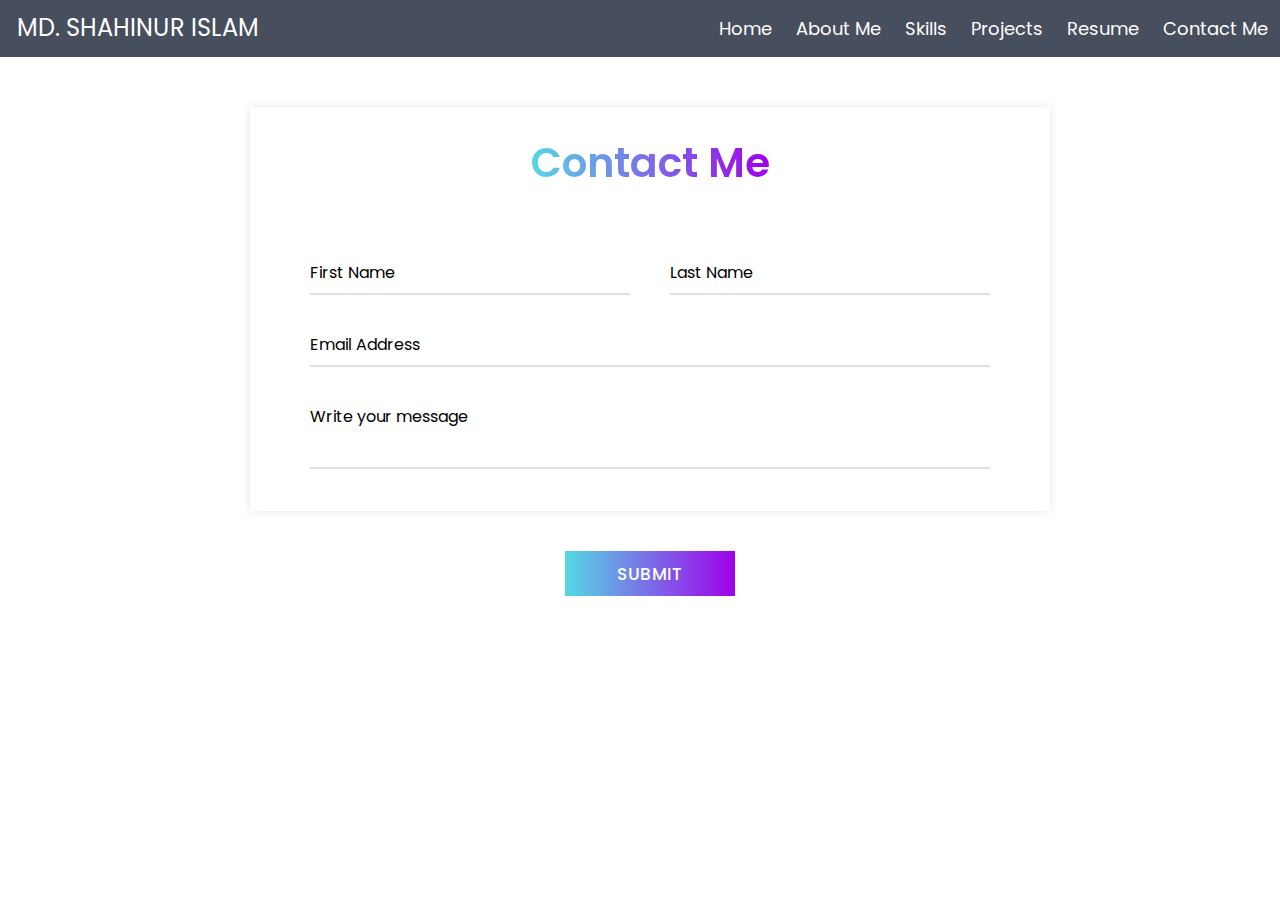
<file: contact_me.html>
<!DOCTYPE html>
<html lang="en">

<head>
    <meta charset="UTF-8">
    <meta name="viewport" content="width=device-width, initial-scale=1.0">
    <title>Contact Me</title>
    <link rel="stylesheet" href="/css/contact_me.css">
</head>

<body>
    <div id="header"></div>

    <div class="contact_me">
        <div class="container">
            <div class="text">
                Contact Me
            </div>
            <form id="form" action="#">
                <div class="form-row">
                    <div class="input-data">
                        <input type="text" name="first_name" required>
                        <div class="underline"></div>
                        <label for="">First Name</label>
                    </div>
                    <div class="input-data">
                        <input type="text" name="last_name" required>
                        <div class="underline"></div>
                        <label for="">Last Name</label>
                    </div>
                </div>
                <div class="form-row">
                    <div class="input-data">
                        <input type="text" name="email" required>
                        <div class="underline"></div>
                        <label for="">Email Address</label>
                    </div>
                    <!-- <div class="input-data">
                     <input type="text" required>
                     <div class="underline"></div>
                     <label for="">Website Name</label>
                  </div> -->
                </div>
                <div class="form-row">
                    <div class="input-data textarea">
                        <textarea rows="8" cols="80" name="message" required></textarea>
                        <br />
                        <div class="underline"></div>
                        <label for="">Write your message</label>
                        <br />
                        <div class="form-row submit-btn">
                            <div class="input-data">
                                <div class="inner"></div>
                                <input type="submit" value="submit">
                            </div>
                        </div>
                    </div>
                </div>
            </form>
        </div>
    </div>
    <script src="/js/form.js"></script>
    <script src="/js/header_fetch.js"></script>
</body>

</html>
</file>
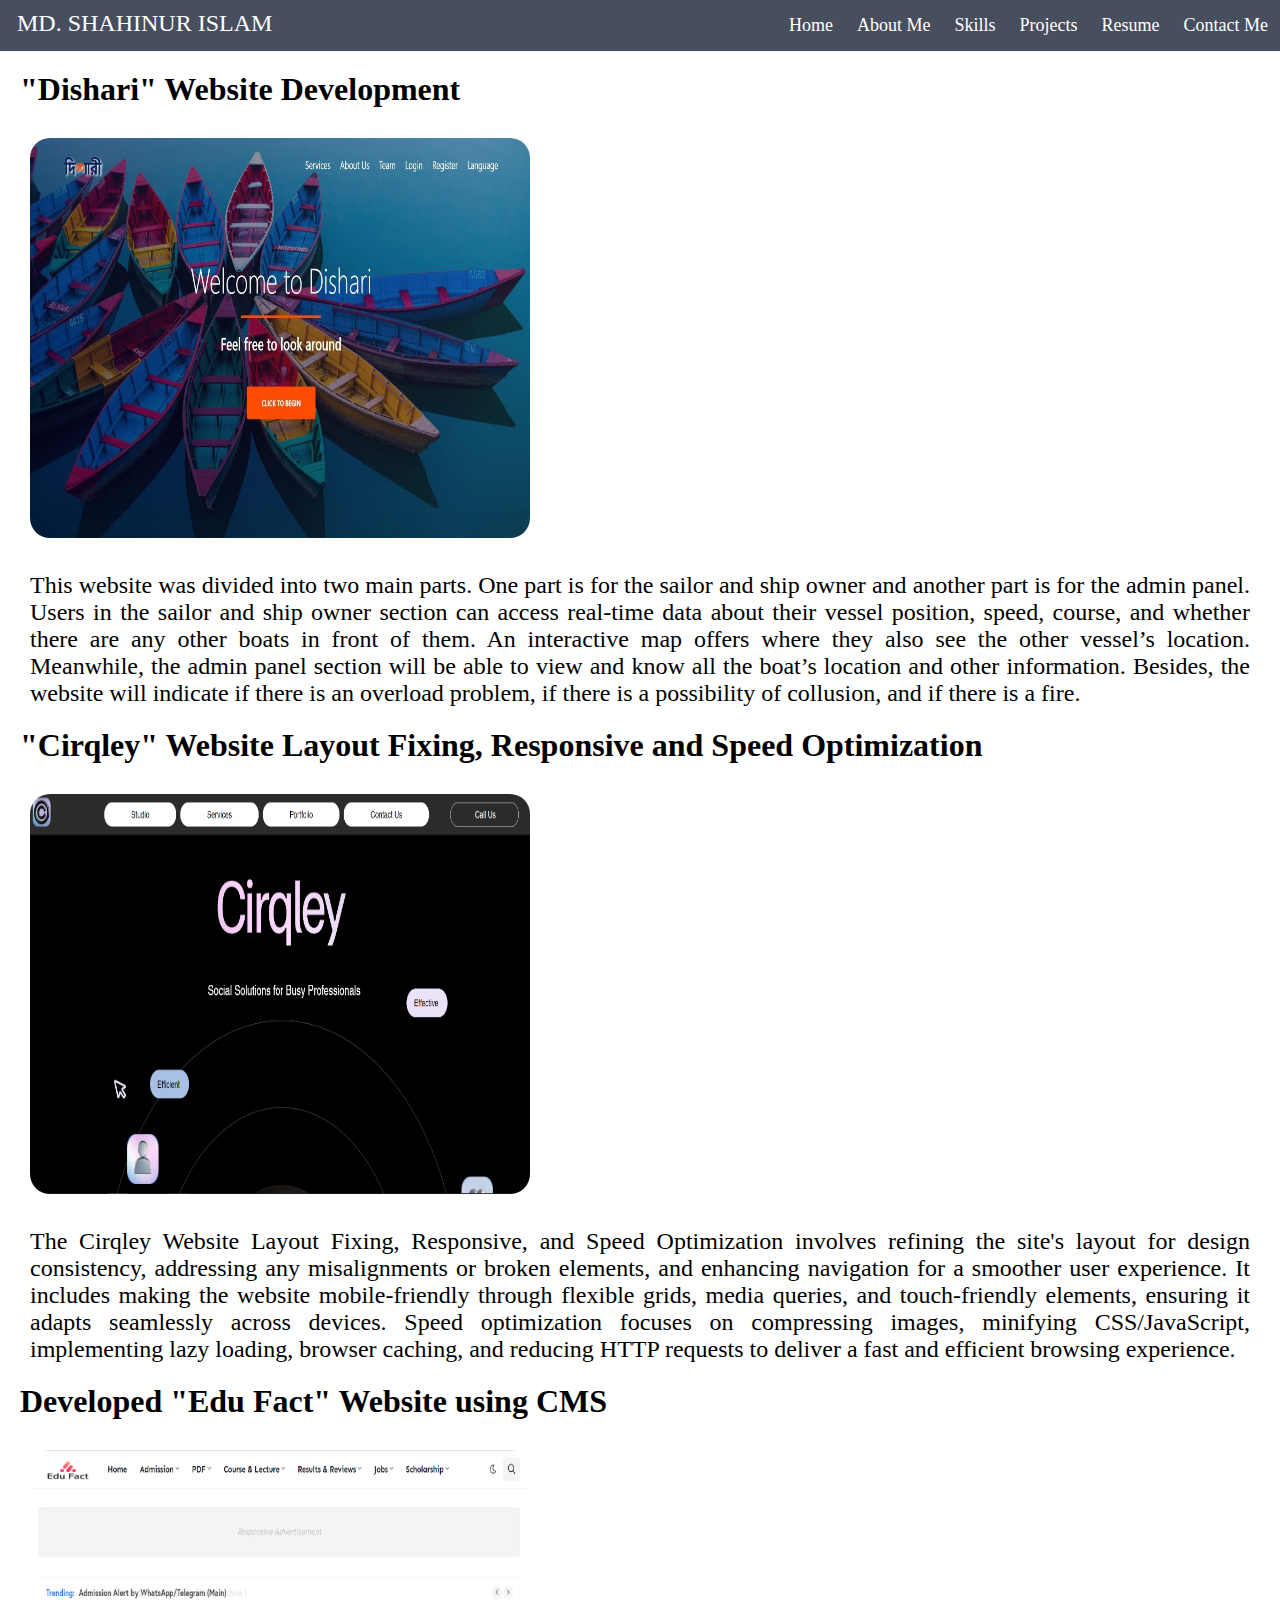
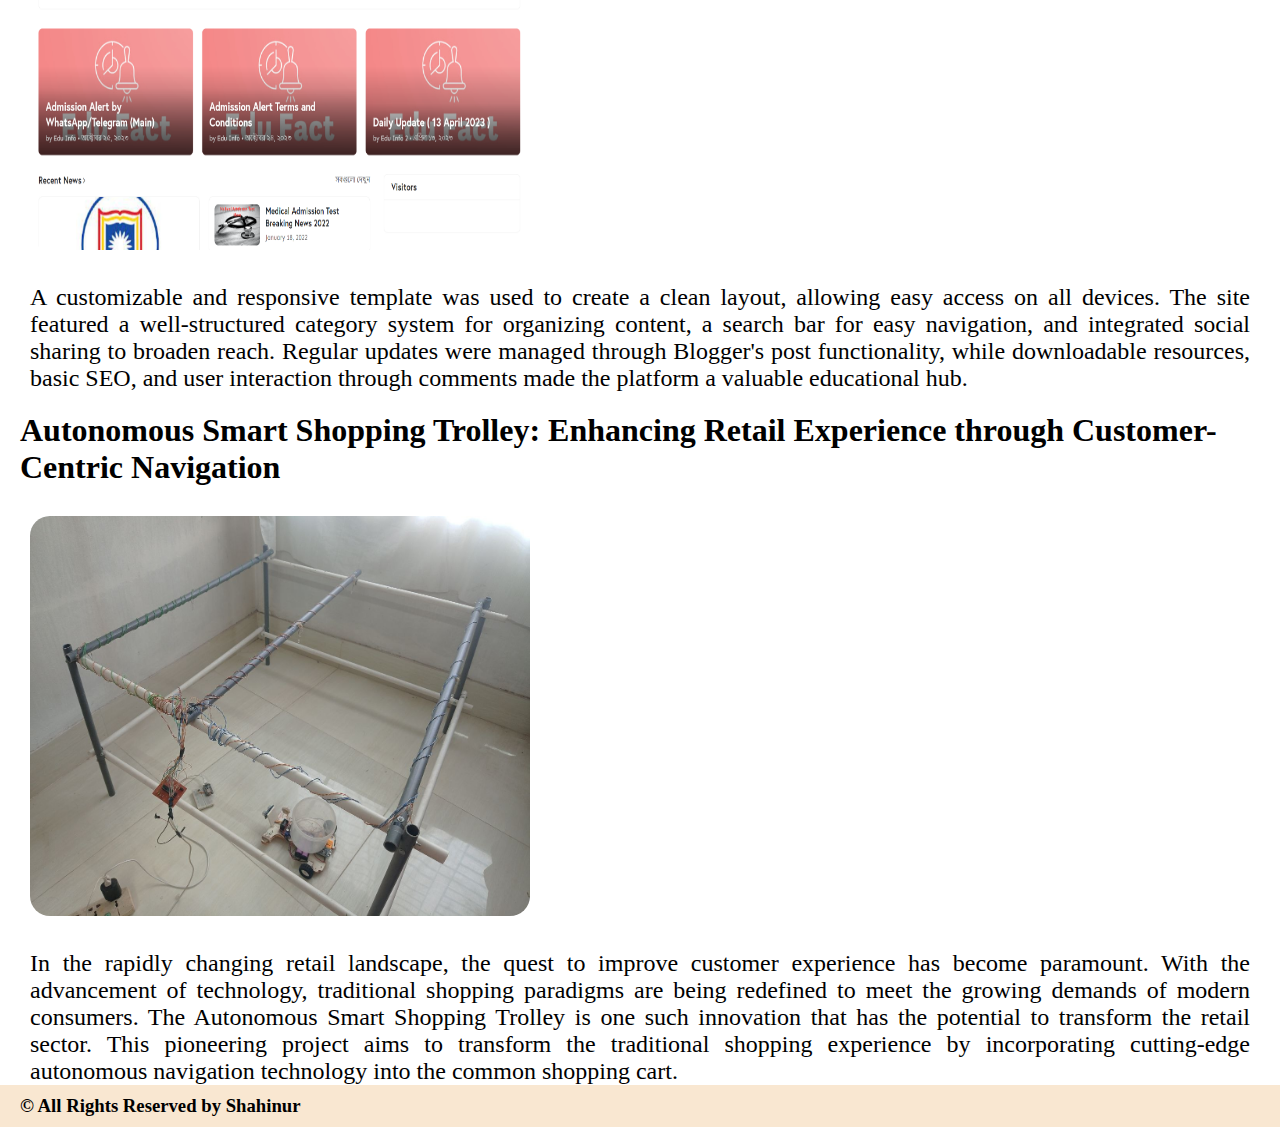
<file: projects.html>
<!DOCTYPE html>
<html lang="en">
<head>
    <meta charset="UTF-8">
    <meta name="viewport" content="width=device-width, initial-scale=1.0">
    <title>Projects</title>
    <link rel="stylesheet" href="/css/projects.css">
</head>
<body>
    <div id="header"></div>
    
    <div class="projects">
        <div class="project_container">
            <div class="pr_title">
                <h1>"Dishari" Website Development</h1>
            </div>
            <div class="pr_photo"><img src="img/dishari.jpg" alt=""></div>
            <div class="pr_details">
                This website was divided into two main parts. One part
                  is for the sailor and ship owner and another part is for the admin panel. Users in the sailor and ship
                  owner section can access real-time data about their vessel position, speed, course,
                  and whether there are any other boats in front of them. An
                  interactive map offers where they also see the other vessel’s
                  location. Meanwhile, the admin panel section will be able to
                  view and know all the boat’s location and other information.
                  Besides, the website will indicate if there is an overload
                  problem, if there is a possibility of collusion, and if there
                  is a fire.
            </div>
        </div>
    
        <div class="project_container">
            <div class="pr_title">
                <h1>"Cirqley" Website Layout Fixing, Responsive and Speed Optimization</h1>
            </div>
            <div class="pr_photo"><img src="img/cirqley.png" alt=""></div>
            <div class="pr_details">
                The Cirqley Website Layout Fixing, Responsive, and Speed Optimization involves refining the site's layout for design consistency, addressing any misalignments or broken elements, and enhancing navigation for a smoother user experience. It includes making the website mobile-friendly through flexible grids, media queries, and touch-friendly elements, ensuring it adapts seamlessly across devices. Speed optimization focuses on compressing images, minifying CSS/JavaScript, implementing lazy loading, browser caching, and reducing HTTP requests to deliver a fast and efficient browsing experience.
            </div>
        </div>
    
        <div class="project_container">
            <div class="pr_title">
                <h1>Developed "Edu Fact" Website using CMS</h1>
            </div>
            <div class="pr_photo"><img src="img/edu fact.png" alt=""></div>
            <div class="pr_details">
                A customizable and responsive template was used to create a clean layout, allowing easy access on all devices. The site featured a well-structured category system for organizing content, a search bar for easy navigation, and integrated social sharing to broaden reach. Regular updates were managed through Blogger's post functionality, while downloadable resources, basic SEO, and user interaction through comments made the platform a valuable educational hub.
            </div>
        </div>
    
        <div class="project_container">
            <div class="pr_title">
                <h1>Autonomous Smart Shopping Trolley: Enhancing Retail Experience through
                    Customer-Centric Navigation</h1>
            </div>
            <div class="pr_photo"><img src="img/indor location.jpg" alt=""></div>
            <div class="pr_details">
                In the rapidly changing retail landscape, the quest to improve customer
                experience has become paramount. With the advancement of technology,
                traditional shopping paradigms are being redefined to meet the growing
                demands of modern consumers. The Autonomous Smart Shopping Trolley is
                one such innovation that has the potential to transform the retail sector. This
                pioneering project aims to transform the traditional shopping experience by
                incorporating cutting-edge autonomous navigation technology into the
                common shopping cart.
            </div>
        </div>
    </div>
    <h3 style="background-color: rgb(249, 231, 209); padding: 10px 20px;">&copy; All Rights Reserved by Shahinur</h3>
    </div></div>
    
    <script src="/js/header_fetch.js"></script>
</body>
</html>
</file>
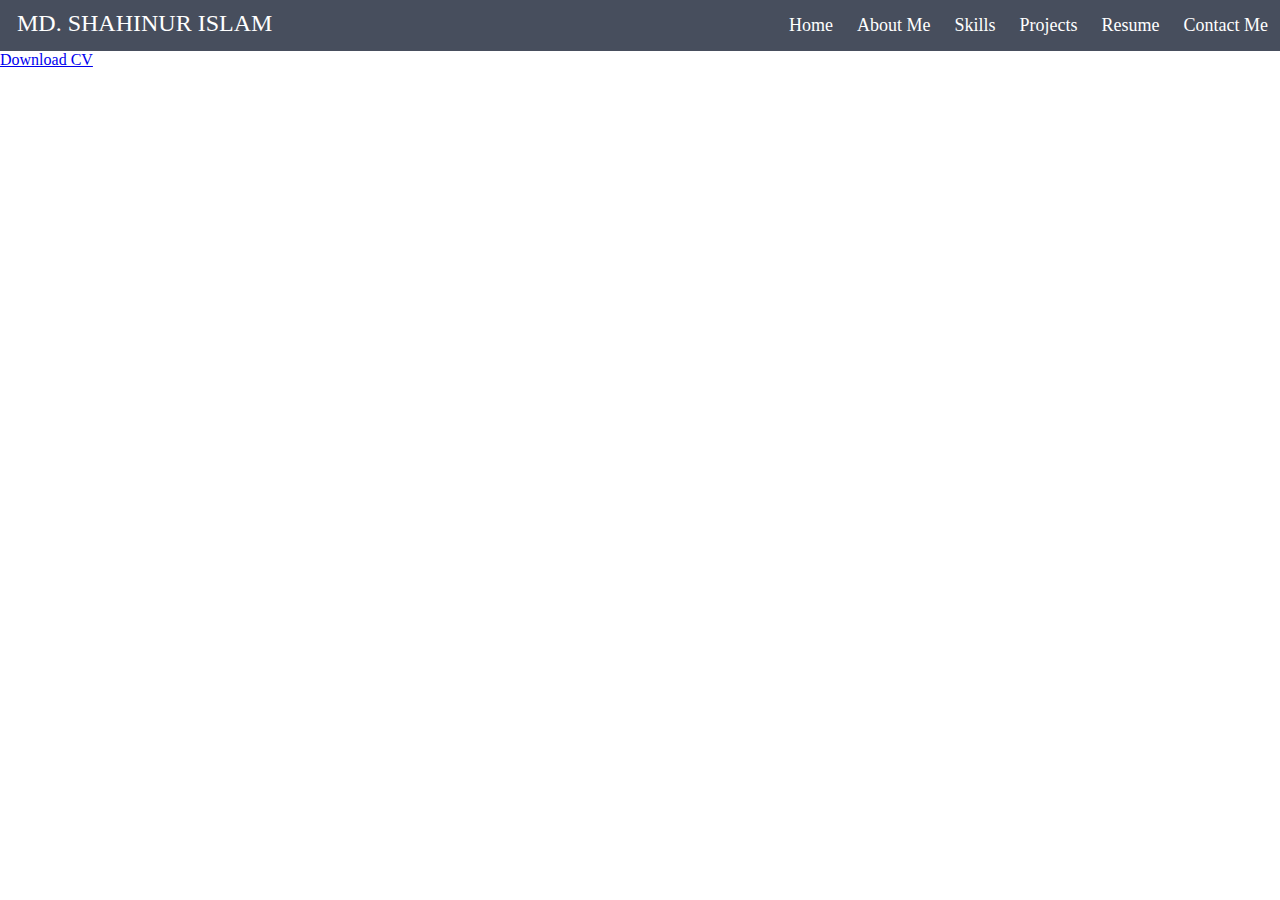
<file: resume.html>
<!DOCTYPE html>
<html lang="en">
<head>
    <meta charset="UTF-8">
    <meta name="viewport" content="width=device-width, initial-scale=1.0">
    <title>Resume</title>
</head>
<body>
    <div id="header"></div>
    <div id="cv"><a href="demo_resume.pdf" download target="_blank">Download CV</a></div>

    <script src="/js/header_fetch.js"></script>
</body>
</html>
</file>
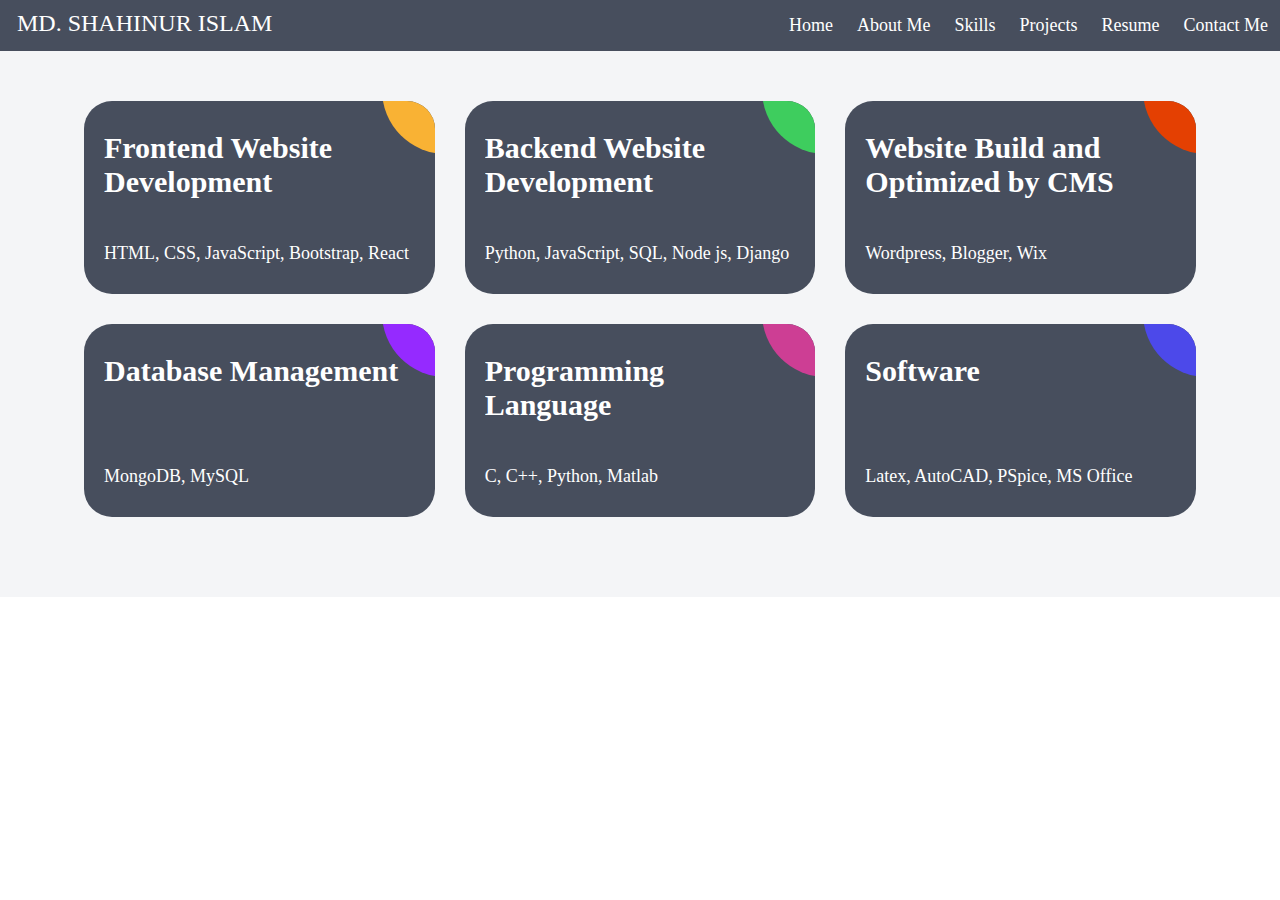
<file: skills.html>
<!DOCTYPE html>
<html lang="en">

<head>
    <meta charset="UTF-8">
    <meta name="viewport" content="width=device-width, initial-scale=1.0">
    <title>Skills</title>
    <link rel="stylesheet" href="/css/skills.css">
</head>

<body>
    <div id="header"></div>

    <div class="skills">
        <div class="ag-format-container">
            <div class="ag-courses_box">
                <div class="ag-courses_item">
                    <a href="#" class="ag-courses-item_link">
                        <div class="ag-courses-item_bg"></div>
    
                        <div class="ag-courses-item_title">
                            Frontend Website Development
                        </div>
    
                        <div class="ag-courses-item_date-box">
                            HTML, CSS, JavaScript, Bootstrap, React
                        </div>
                    </a>
                </div>
    
                <div class="ag-courses_item">
                    <a href="#" class="ag-courses-item_link">
                        <div class="ag-courses-item_bg"></div>
    
                        <div class="ag-courses-item_title">
                            Backend Website Development
                        </div>
    
                        <div class="ag-courses-item_date-box">
                            Python, JavaScript, SQL, Node js, Django
                        </div>
                    </a>
                </div>
    
                <div class="ag-courses_item">
                    <a href="#" class="ag-courses-item_link">
                        <div class="ag-courses-item_bg"></div>
    
                        <div class="ag-courses-item_title">
                            Website Build and Optimized by CMS
                        </div>
    
                        <div class="ag-courses-item_date-box">
                            Wordpress, Blogger, Wix
                        </div>
                    </a>
                </div>
    
                <div class="ag-courses_item">
                    <a href="#" class="ag-courses-item_link">
                        <div class="ag-courses-item_bg"></div>
    
                        <div class="ag-courses-item_title">
                            Database Management
                        </div>
    
                        <div class="ag-courses-item_date-box">
                            MongoDB, MySQL
                        </div>
                    </a>
                </div>
    
                <div class="ag-courses_item">
                    <a href="#" class="ag-courses-item_link">
                        <div class="ag-courses-item_bg"></div>
    
                        <div class="ag-courses-item_title">
                            Programming Language
                        </div>
    
                        <div class="ag-courses-item_date-box">
                            C, C++, Python, Matlab
                        </div>
                    </a>
                </div>
    
                <div class="ag-courses_item">
                    <a href="#" class="ag-courses-item_link">
                        <div class="ag-courses-item_bg"></div>
    
                        <div class="ag-courses-item_title">
                            Software
                        </div>
                        <div class="ag-courses-item_date-box">
                            Latex, AutoCAD, PSpice, MS Office
                        </div>
                    </a>
                </div>
            </div>
        </div>
    </div>

    <script src="/js/header_fetch.js"></script>
</body>

</html>
</file>
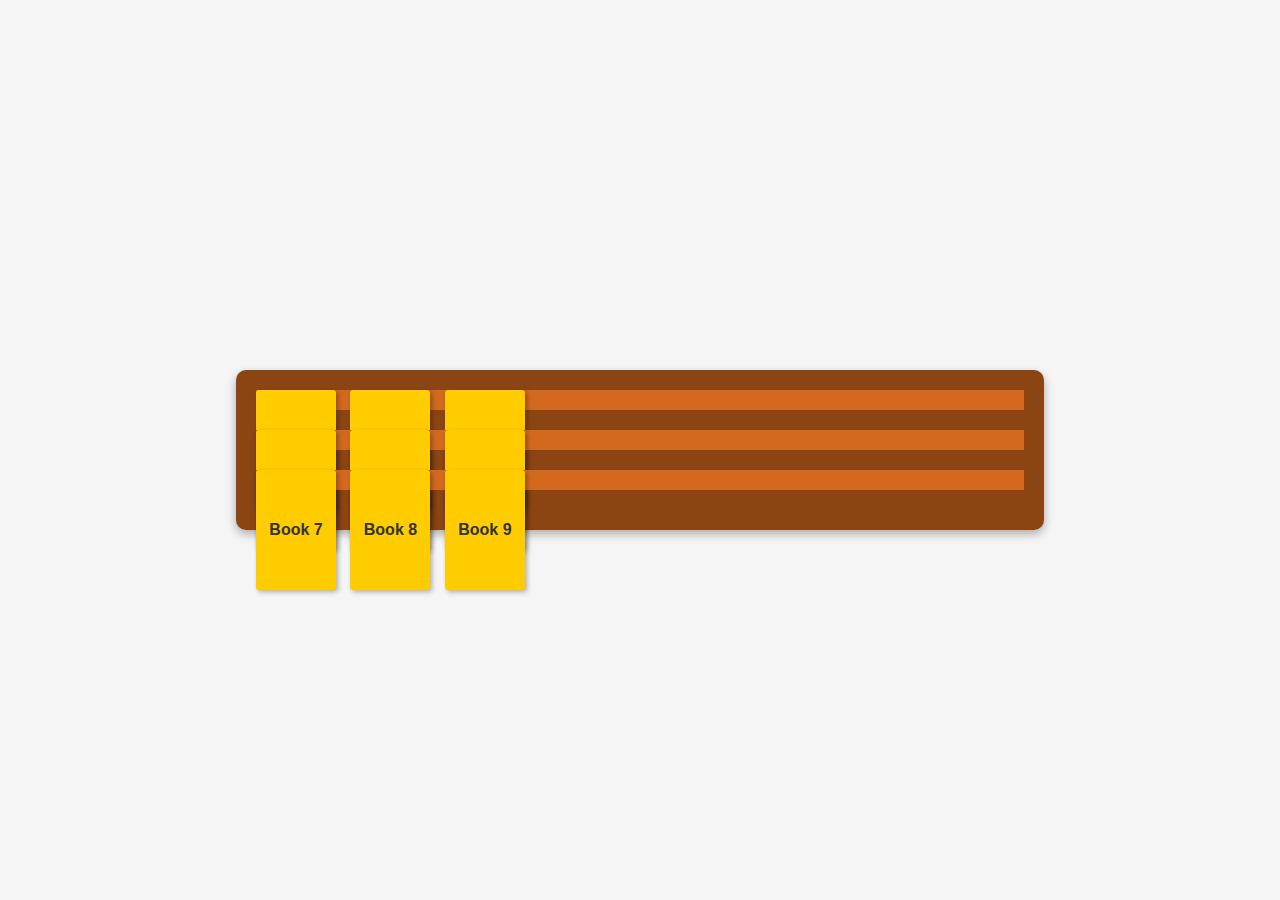
<file: html/book.html>
<!DOCTYPE html>
<html lang="en">
<head>
    <meta charset="UTF-8">
    <meta name="viewport" content="width=device-width, initial-scale=1.0">
    <title>Bookshelf</title>
    <style>
        body {
    font-family: Arial, sans-serif;
    background-color: #f5f5f5;
    margin: 0;
    padding: 0;
    display: flex;
    justify-content: center;
    align-items: center;
    height: 100vh;
}

.bookshelf {
    width: 60%;
    background-color: #8b4513;
    padding: 20px;
    border-radius: 10px;
    box-shadow: 0 4px 10px rgba(0, 0, 0, 0.3);
}

.shelf {
    background-color: #d2691e;
    height: 20px;
    margin-bottom: 20px;
    position: relative;
}

.book {
    display: inline-block;
    width: 80px;
    height: 120px;
    margin-right: 10px;
    background-color: #ffcc00;
    text-align: center;
    line-height: 120px;
    color: #333;
    font-weight: bold;
    border-radius: 3px;
    box-shadow: 2px 2px 5px rgba(0, 0, 0, 0.3);
}

.book:last-child {
    margin-right: 0;
}

    </style>
</head>
<body>
    <div class="bookshelf">
        <div class="shelf">
            <div class="book">Book 1</div>
            <div class="book">Book 2</div>
            <div class="book">Book 3</div>
        </div>
        <div class="shelf">
            <div class="book">Book 4</div>
            <div class="book">Book 5</div>
            <div class="book">Book 6</div>
        </div>
        <div class="shelf">
            <div class="book">Book 7</div>
            <div class="book">Book 8</div>
            <div class="book">Book 9</div>
        </div>
    </div>
</body>
</html>
</file>
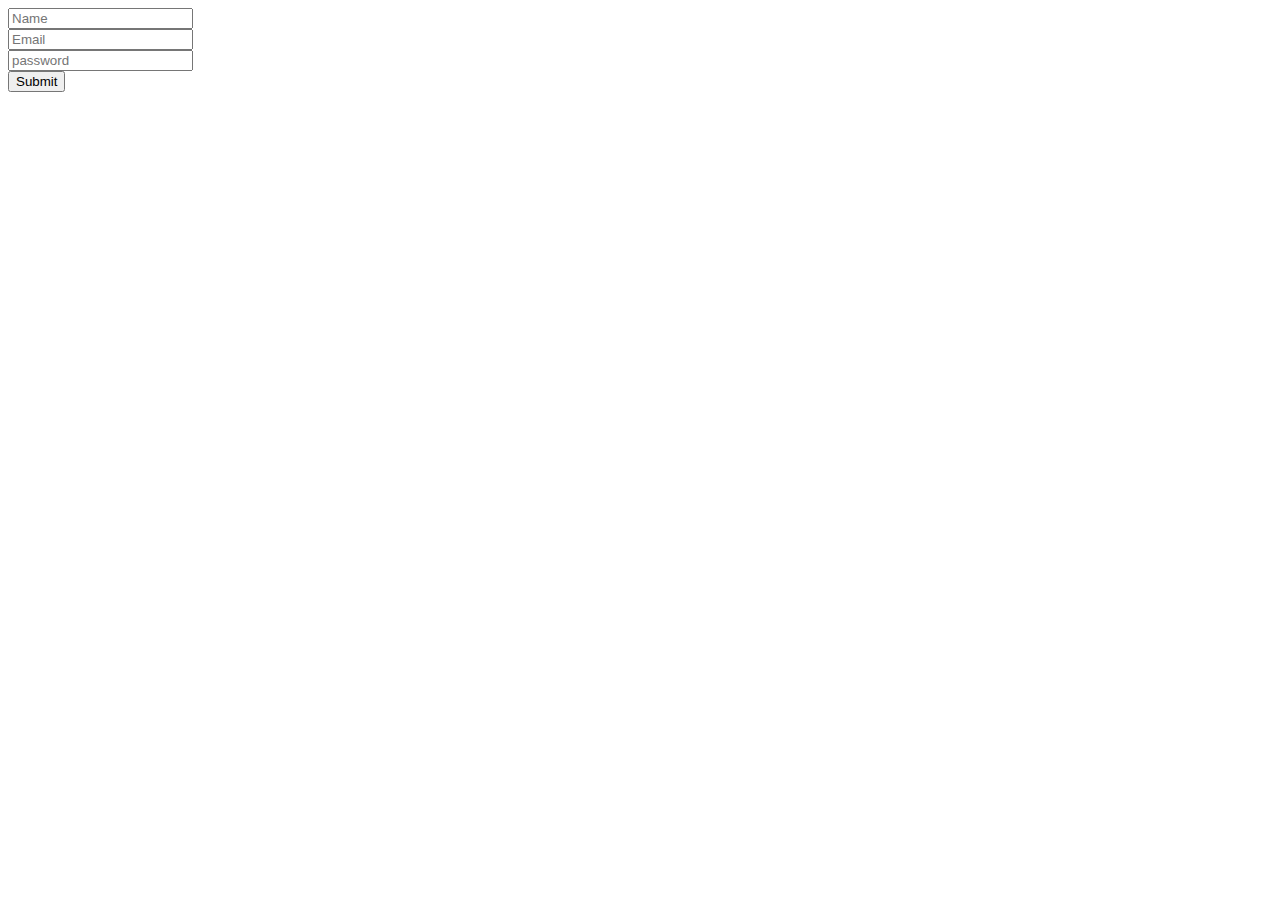
<file: html/form.html>
<!DOCTYPE html>
<html lang="en">
<head>
    <meta charset="UTF-8">
    <title>formData</title>
    <script type="text/javascript" src="../js/form.js"></script>
</head>
<body>
    <form id="form">
        <input type="text" name="name" placeholder="Name"><br>
        <input type="text" name="email" placeholder="Email"><br>
        <input type="password" name="password" placeholder="password" id=""><br>
        <input type="submit" value="Submit">
    </form>

</body>
</html>
</file>
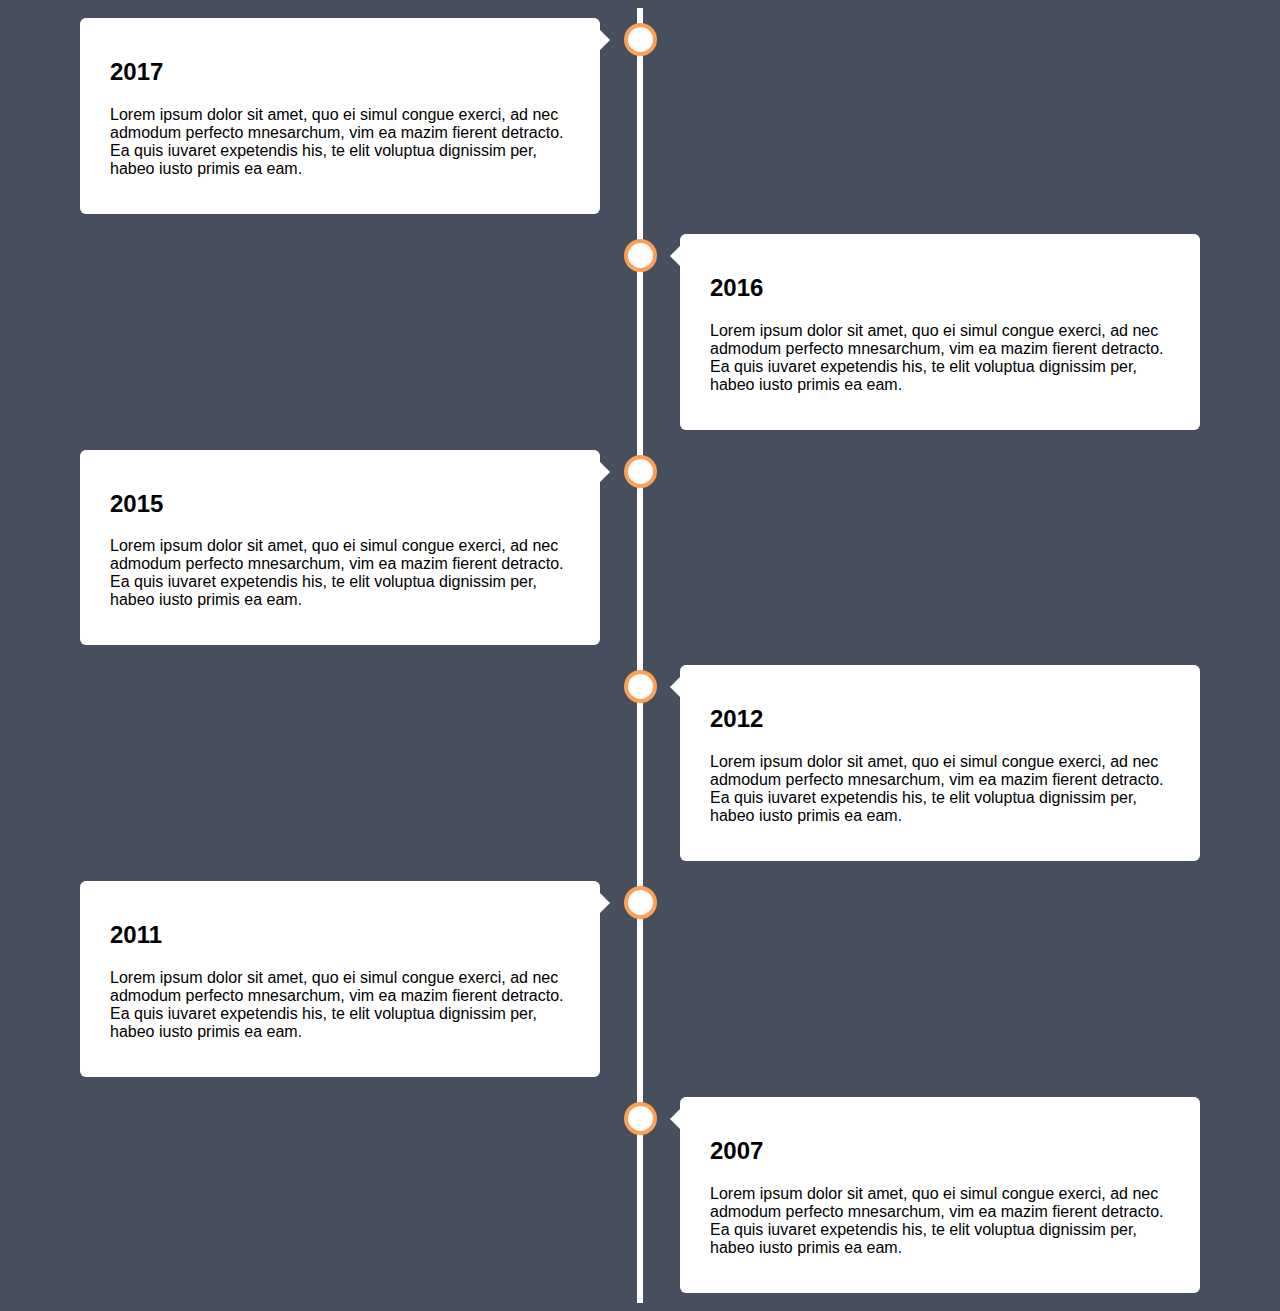
<file: html/timeline.html>
<!DOCTYPE html>
<html>
<head>
<meta name="viewport" content="width=device-width, initial-scale=1.0">
<style>
* {
  box-sizing: border-box;
}

body {
  background-color: #474e5d;
  font-family: Helvetica, sans-serif;
}

/* The actual timeline (the vertical ruler) */
.timeline {
  position: relative;
  max-width: 1200px;
  margin: 0 auto;
}

/* The actual timeline (the vertical ruler) */
.timeline::after {
  content: '';
  position: absolute;
  width: 6px;
  background-color: white;
  top: 0;
  bottom: 0;
  left: 50%;
  margin-left: -3px;
}

/* Container around content */
.container {
  padding: 10px 40px;
  position: relative;
  background-color: inherit;
  width: 50%;
}

/* The circles on the timeline */
.container::after {
  content: '';
  position: absolute;
  width: 25px;
  height: 25px;
  right: -17px;
  background-color: white;
  border: 4px solid #FF9F55;
  top: 15px;
  border-radius: 50%;
  z-index: 1;
}

/* Place the container to the left */
.left {
  left: 0;
}

/* Place the container to the right */
.right {
  left: 50%;
}

/* Add arrows to the left container (pointing right) */
.left::before {
  content: " ";
  height: 0;
  position: absolute;
  top: 22px;
  width: 0;
  z-index: 1;
  right: 30px;
  border: medium solid white;
  border-width: 10px 0 10px 10px;
  border-color: transparent transparent transparent white;
}

/* Add arrows to the right container (pointing left) */
.right::before {
  content: " ";
  height: 0;
  position: absolute;
  top: 22px;
  width: 0;
  z-index: 1;
  left: 30px;
  border: medium solid white;
  border-width: 10px 10px 10px 0;
  border-color: transparent white transparent transparent;
}

/* Fix the circle for containers on the right side */
.right::after {
  left: -16px;
}

/* The actual content */
.content {
  padding: 20px 30px;
  background-color: white;
  position: relative;
  border-radius: 6px;
}

/* Media queries - Responsive timeline on screens less than 600px wide */
@media screen and (max-width: 600px) {
  /* Place the timelime to the left */
  .timeline::after {
  left: 31px;
  }
  
  /* Full-width containers */
  .container {
  width: 100%;
  padding-left: 70px;
  padding-right: 25px;
  }
  
  /* Make sure that all arrows are pointing leftwards */
  .container::before {
  left: 60px;
  border: medium solid white;
  border-width: 10px 10px 10px 0;
  border-color: transparent white transparent transparent;
  }

  /* Make sure all circles are at the same spot */
  .left::after, .right::after {
  left: 15px;
  }
  
  /* Make all right containers behave like the left ones */
  .right {
  left: 0%;
  }
}
</style>
</head>
<body>

<div class="timeline">
  <div class="container left">
    <div class="content">
      <h2>2017</h2>
      <p>Lorem ipsum dolor sit amet, quo ei simul congue exerci, ad nec admodum perfecto mnesarchum, vim ea mazim fierent detracto. Ea quis iuvaret expetendis his, te elit voluptua dignissim per, habeo iusto primis ea eam.</p>
    </div>
  </div>
  <div class="container right">
    <div class="content">
      <h2>2016</h2>
      <p>Lorem ipsum dolor sit amet, quo ei simul congue exerci, ad nec admodum perfecto mnesarchum, vim ea mazim fierent detracto. Ea quis iuvaret expetendis his, te elit voluptua dignissim per, habeo iusto primis ea eam.</p>
    </div>
  </div>
  <div class="container left">
    <div class="content">
      <h2>2015</h2>
      <p>Lorem ipsum dolor sit amet, quo ei simul congue exerci, ad nec admodum perfecto mnesarchum, vim ea mazim fierent detracto. Ea quis iuvaret expetendis his, te elit voluptua dignissim per, habeo iusto primis ea eam.</p>
    </div>
  </div>
  <div class="container right">
    <div class="content">
      <h2>2012</h2>
      <p>Lorem ipsum dolor sit amet, quo ei simul congue exerci, ad nec admodum perfecto mnesarchum, vim ea mazim fierent detracto. Ea quis iuvaret expetendis his, te elit voluptua dignissim per, habeo iusto primis ea eam.</p>
    </div>
  </div>
  <div class="container left">
    <div class="content">
      <h2>2011</h2>
      <p>Lorem ipsum dolor sit amet, quo ei simul congue exerci, ad nec admodum perfecto mnesarchum, vim ea mazim fierent detracto. Ea quis iuvaret expetendis his, te elit voluptua dignissim per, habeo iusto primis ea eam.</p>
    </div>
  </div>
  <div class="container right">
    <div class="content">
      <h2>2007</h2>
      <p>Lorem ipsum dolor sit amet, quo ei simul congue exerci, ad nec admodum perfecto mnesarchum, vim ea mazim fierent detracto. Ea quis iuvaret expetendis his, te elit voluptua dignissim per, habeo iusto primis ea eam.</p>
    </div>
  </div>
</div>

</body>
</html>
</file>
<file: css/contact_me.css>
@import url('https://fonts.googleapis.com/css?family=Poppins:400,500,600,700&display=swap');
*{
  margin: 0;
  padding: 0;
  outline: none;
  box-sizing: border-box;
  font-family: 'Poppins', sans-serif;
}
/* body{
  display: flex;
  align-items: center;
  justify-content: center;
  min-height: 100vh;
  padding: 10px;
  font-family: 'Poppins', sans-serif;
  background: linear-gradient(115deg, #56d8e4 10%, #9f01ea 90%);
} */

.contact_me{
    margin-top: 50px;
    margin-left: 250px;
}
.container{
  max-width: 800px;
  background: #fff;
  width: 800px;
  padding: 25px 40px 10px 40px;
  box-shadow: 0px 0px 10px rgba(0,0,0,0.1);
}
.container .text{
  text-align: center;
  font-size: 41px;
  font-weight: 600;
  font-family: 'Poppins', sans-serif;
  background: -webkit-linear-gradient(right, #56d8e4, #9f01ea, #56d8e4, #9f01ea);
  -webkit-background-clip: text;
  -webkit-text-fill-color: transparent;
}
.container form{
  padding: 30px 0 0 0;
}
.container form .form-row{
  display: flex;
  margin: 32px 0;
}
form .form-row .input-data{
  width: 100%;
  height: 40px;
  margin: 0 20px;
  position: relative;
}
form .form-row .textarea{
  height: 70px;
}
.input-data input,
.textarea textarea{
  display: block;
  width: 100%;
  height: 100%;
  border: none;
  font-size: 17px;
  border-bottom: 2px solid rgba(0,0,0, 0.12);
}
.input-data input:focus ~ label, .textarea textarea:focus ~ label,
.input-data input:valid ~ label, .textarea textarea:valid ~ label{
  transform: translateY(-20px);
  font-size: 14px;
  color: #3498db;
}
.textarea textarea{
  resize: none;
  padding-top: 10px;
}
.input-data label{
  position: absolute;
  pointer-events: none;
  bottom: 10px;
  font-size: 16px;
  transition: all 0.3s ease;
}
.textarea label{
  width: 100%;
  bottom: 40px;
  background: #fff;
}
.input-data .underline{
  position: absolute;
  bottom: 0;
  height: 2px;
  width: 100%;
}
.input-data .underline::before{
  position: absolute;
  content: "";
  height: 2px;
  width: 100%;
  background: #3498db;
  transform: scaleX(0);
  transform-origin: center;
  transition: transform 0.3s ease;
}
.input-data input:focus ~ .underline:before,
.input-data input:valid ~ .underline:before,
.textarea textarea:focus ~ .underline:before,
.textarea textarea:valid ~ .underline:before{
  transform: scale(1);
}

.submit-btn{
    justify-content: center;
}
.submit-btn .input-data{
  overflow: hidden;
  height: 45px!important;
  width: 25%!important;
}
.submit-btn .input-data .inner{
  height: 100%;
  width: 300%;
  position: absolute;
  left: -100%;
  background: -webkit-linear-gradient(right, #56d8e4, #9f01ea, #56d8e4, #9f01ea);
  transition: all 0.4s;
}
.submit-btn .input-data:hover .inner{
  left: 0;
}
.submit-btn .input-data input{
  background: none;
  border: none;
  color: #fff;
  font-size: 17px;
  font-weight: 500;
  text-transform: uppercase;
  letter-spacing: 1px;
  cursor: pointer;
  position: relative;
  z-index: 2;
}
@media (max-width: 700px) {
  .container .text{
    font-size: 30px;
  }
  .container form{
    padding: 10px 0 0 0;
  }
  .container form .form-row{
    display: block;
  }
  form .form-row .input-data{
    margin: 35px 0!important;
  }
  .submit-btn .input-data{
    width: 40%!important;
  }
}
</file>
<file: css/projects.css>
*{
    margin: 0px;
    padding: 0px;
}

.pr_photo img{
    width: 500px;
    height: 400px;
    margin: 30px;
    border-radius: 20px;

}

.pr_title h1{
    padding: 20px 0px 0px 20px ;
}

.pr_details{
    margin: 0 30px;
    font-size: x-large;
    text-align: justify;
}
</file>
<file: css/skills.css>
*{
    margin: 0px;
    padding: 0;
}

.skills{
    background-color: #f4f5f7;
}

.ag-format-container {
    width: 1142px;
    margin: 0 auto;
}

.ag-format-container a{
    text-decoration: none;
}

.ag-courses_box {
    display: flex;
    align-items: flex-start;
    flex-wrap: wrap;
    padding: 50px 0;
}

.ag-courses_item {
    flex-basis: calc(33.33333% - 30px);
    margin: 0 15px 30px;
    overflow: hidden;
    border-radius: 28px;
}

.ag-courses-item_link {
    display: block;
    padding: 30px 20px;
    background-color: #474e5d;
    overflow: hidden;
    position: relative;
}

.ag-courses-item_link:hover,
.ag-courses-item_link:hover .ag-courses-item_date {
    text-decoration: none;
    color: #FFF;
}

.ag-courses-item_link:hover .ag-courses-item_bg {
    transform: scale(10);
}

.ag-courses-item_title {
    min-height: 87px;
    margin: 0 0 25px;
    overflow: hidden;
    font-weight: bold;
    font-size: 30px;
    color: #FFF;
    z-index: 2;
    position: relative;
}

.ag-courses-item_date-box {
    font-size: 18px;
    color: #FFF;

    z-index: 2;
    position: relative;
}

.ag-courses-item_date {
    font-weight: bold;
    color: #f9b234;
    transition: color .5s ease
}

.ag-courses-item_bg {
    height: 128px;
    width: 128px;
    background-color: #f9b234;
    z-index: 1;
    position: absolute;
    top: -75px;
    right: -75px;
    border-radius: 50%;
    transition: all 1s ease;
}

.ag-courses_item:nth-child(2n) .ag-courses-item_bg {
    background-color: #3ecd5e;
}

.ag-courses_item:nth-child(3n) .ag-courses-item_bg {
    background-color: #e44002;
}

.ag-courses_item:nth-child(4n) .ag-courses-item_bg {
    background-color: #952aff;
}

.ag-courses_item:nth-child(5n) .ag-courses-item_bg {
    background-color: #cd3e94;
}

.ag-courses_item:nth-child(6n) .ag-courses-item_bg {
    background-color: #4c49ea;
}



@media only screen and (max-width: 979px) {
    .ag-courses_item {
        flex-basis: calc(50% - 30px);
    }

    .ag-courses-item_title {
        font-size: 24px;
    }
}

@media only screen and (max-width: 767px) {
    .ag-format-container {
        width: 96%;
    }

}

@media only screen and (max-width: 639px) {
    .ag-courses_item {
        flex-basis: 100%;
    }

    .ag-courses-item_title {
        min-height: 72px;
        line-height: 1;

        font-size: 24px;
    }

    .ag-courses-item_link {
        padding: 22px 40px;
    }

    .ag-courses-item_date-box {
        font-size: 16px;
    }
}
</file>
